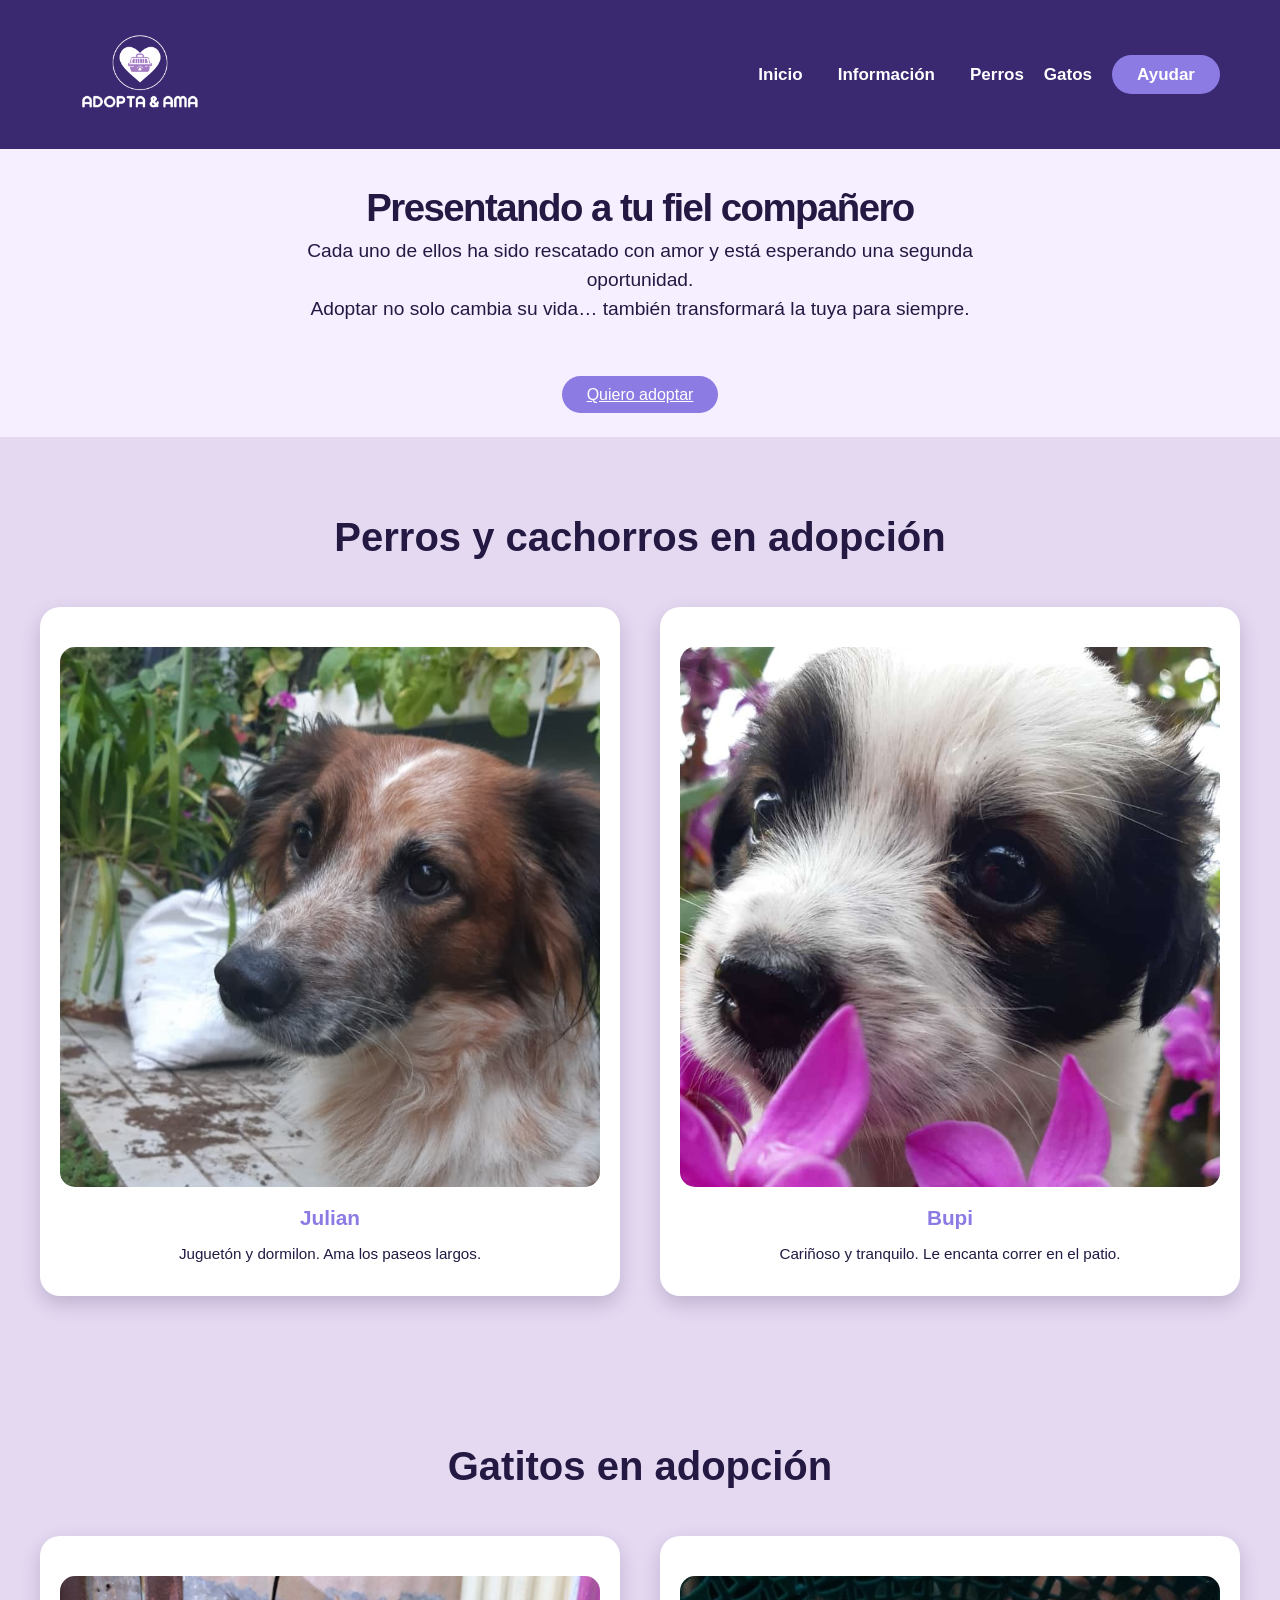
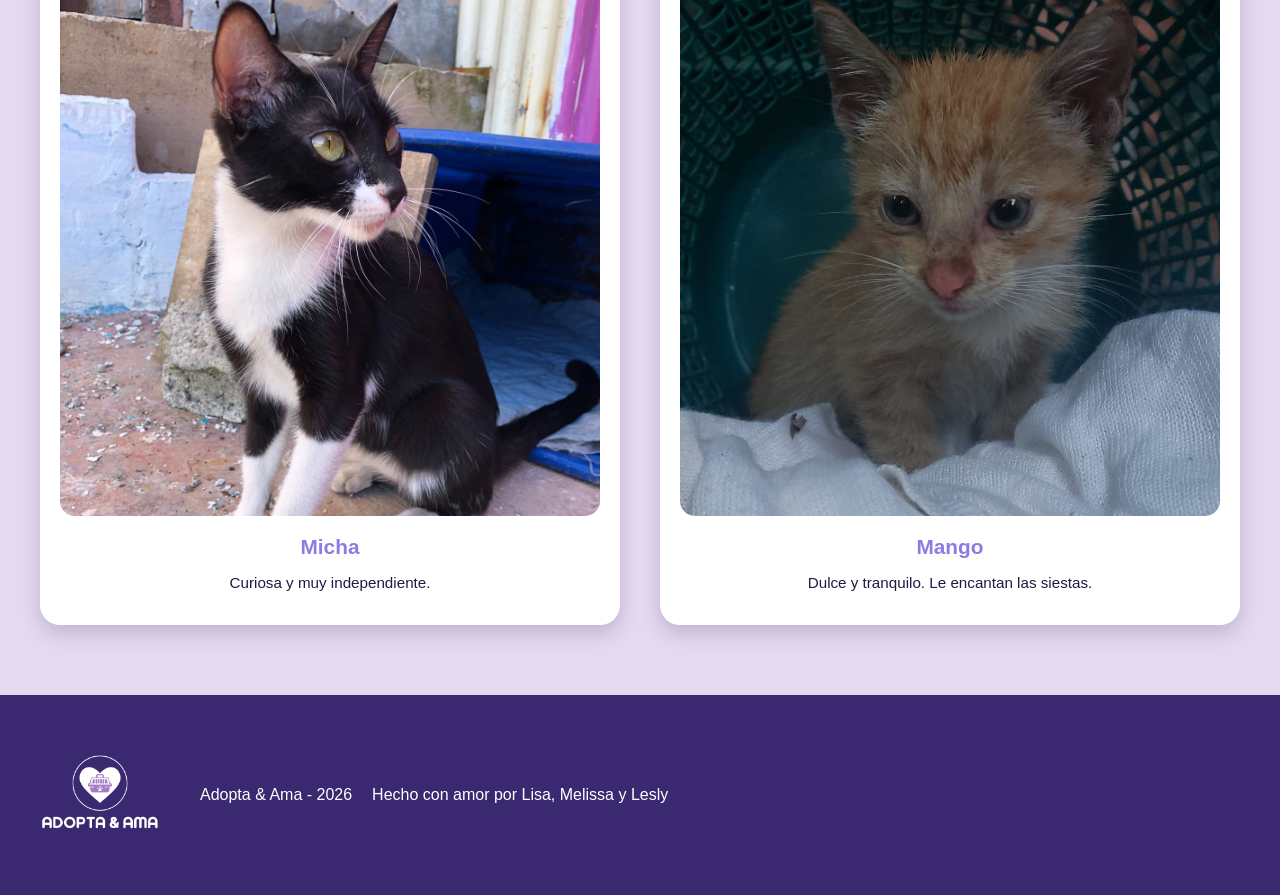
<file: nuestros_angelitos.html>
<!DOCTYPE html>
<head>
	<meta charset="utf-8">
	<meta name="viewport" content="width=device-width, initial-scale=1">
	<title>Nuestros Angelitos</title>
	<link rel="stylesheet" href="css/style.css">
</head>
<body>
	<!-- Header -->
	<header class="header-inicio">
		<div class="contenedor-nav">
			<img src="img/Logo_inversa.png" alt="Logo Adopta y Ama" class="logo-inverso">
			<nav>
				<ul class="lista-navegacion">
					<li><a href="index.html" > Inicio</a></li>
					<li><a href="solicitudAdopcion.html" class="btn-info"> Información </a></li>
					<li><a href="#perros">Perros</a></li>
					<li><a href="#gatos">Gatos</a></li>
					<li><a href="index.html#ayudar"class="btn-ayudar"> Ayudar</a></li>
				</ul>
			</nav>
		</div>
	</header>

	<main>
		<!-- Introduccion a Nuestros Angelitos -->
		<section class="intro-nuestros-angelitos">
			<h1> Presentando a tu fiel compañero </h1>
		    <p> Cada uno de ellos ha sido rescatado con amor y está esperando una segunda oportunidad. </p>
		    <p> Adoptar no solo cambia su vida… también transformará la tuya para siempre. </p>
		</section>

		<!-- BOTÓN ADOPCIÓN -->
		<section class="boton-nuestros-angelitos">
			<a href="solicitudAdopcion.html" class="btn-ayudar">Quiero adoptar</a>
		</section>

		<!-- Perritos -->
		<section id="perros" class="seccion-mascotas">
			<h2>Perros y cachorros en adopción</h2>

			<div class="grid-mascotas">

				<div class="polaroid">
					<img src="img/Julian.jpeg" alt="Julian">
					<h3>Julian</h3>
					<p>Juguetón y dormilon. Ama los paseos largos.</p>
				</div>

				<div class="polaroid">
					<img src="img/Bupi.jpeg" alt="Bupi">
					<h3>Bupi</h3>
					<p>Cariñoso y tranquilo. Le encanta correr en el patio.</p>
				</div>

			</div>
		</section>

		<!-- SECCIÓN GATOS -->
		<section id="gatos" class="seccion-mascotas">
			<h2>Gatitos en adopción</h2>

			<div class="grid-mascotas">

				<div class="polaroid">
					<img src="img/Micha.jpeg" alt="Micha">
					<h3>Micha</h3>
					<p>Curiosa y muy independiente.</p>
				</div>

				<div class="polaroid">
					<img src="img/Mango.jpeg" alt="Mango">
					<h3>Mango</h3>
					<p>Dulce y tranquilo. Le encantan las siestas.</p>
				</div>
			</div>
		</section>

	</main>

	<footer class="footer-final">
		<img src="img/Logo_inversa.png" alt="Logo Adopta y Ama" class="logo-inverso">
    	<p>Adopta & Ama - 2026</p>
    	<p>Hecho con amor por Lisa, Melissa y Lesly</p>
	</footer>

</body>
</html>
</file>
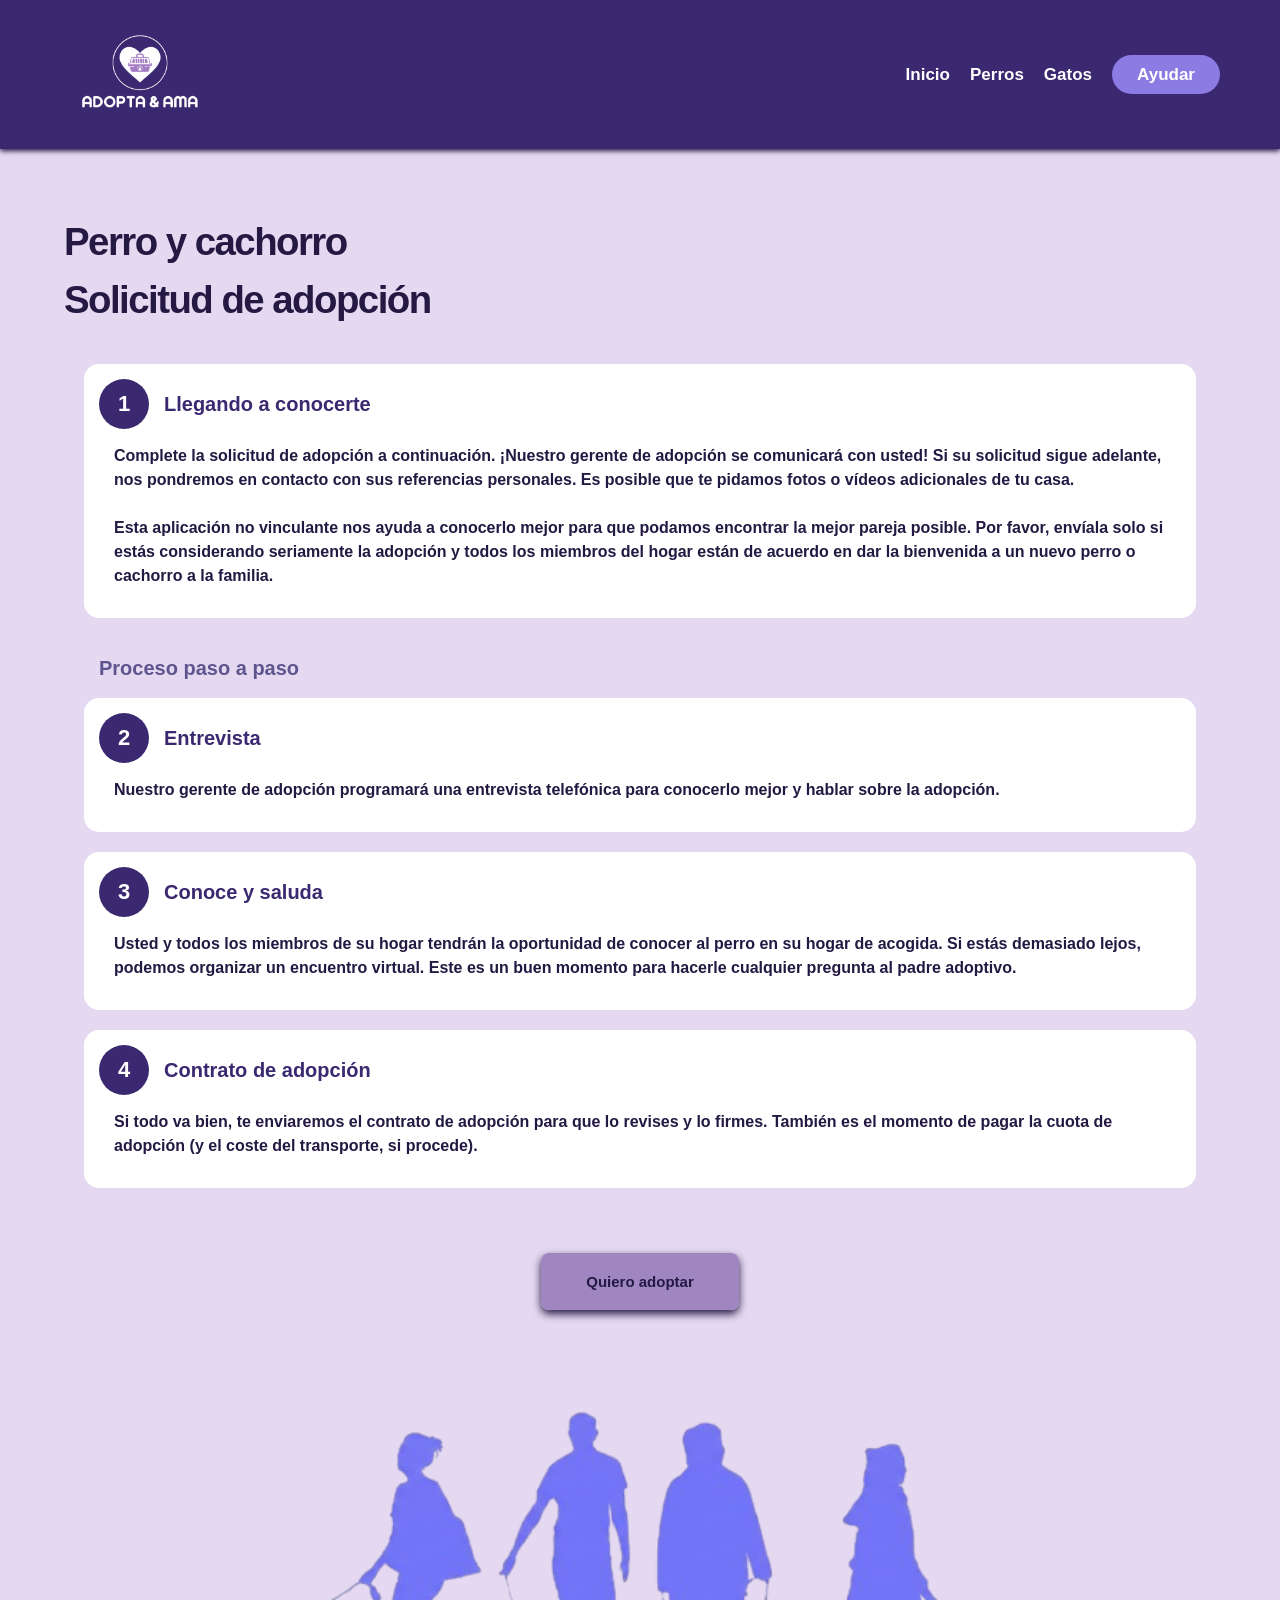
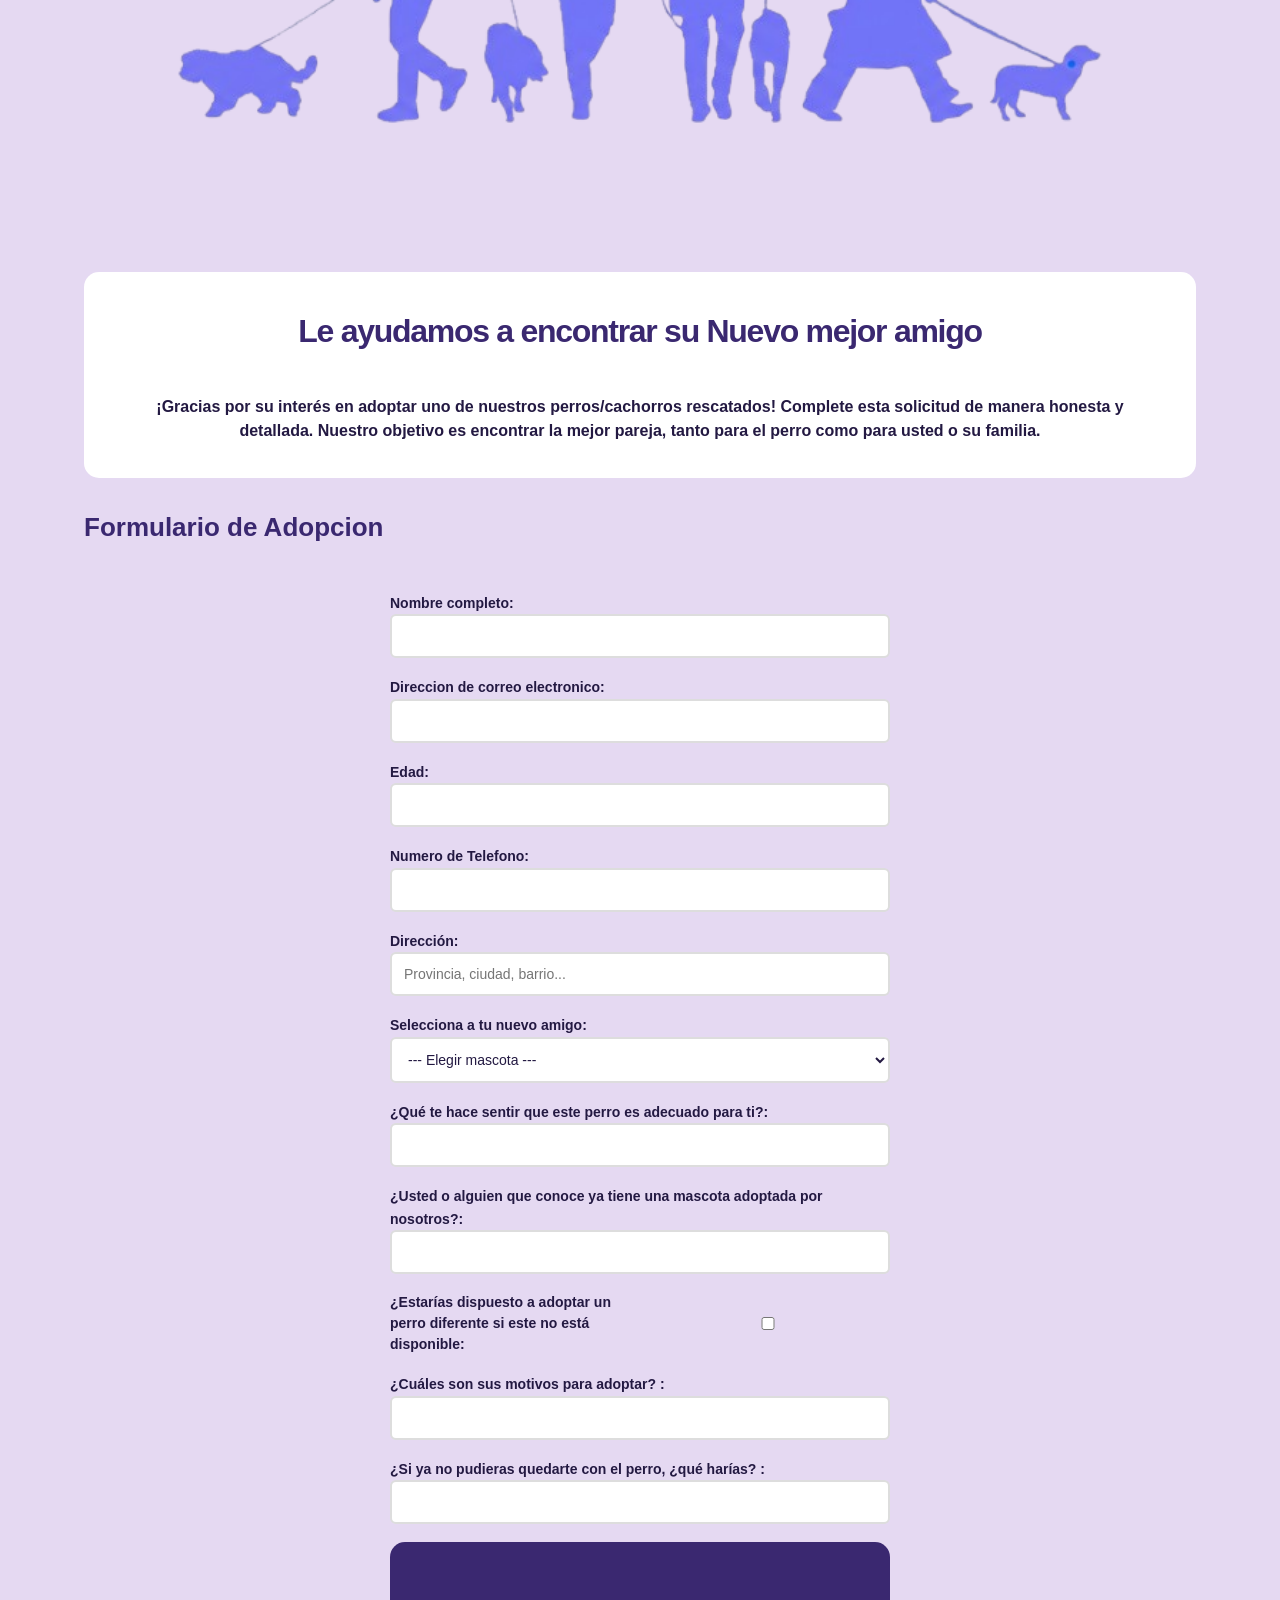
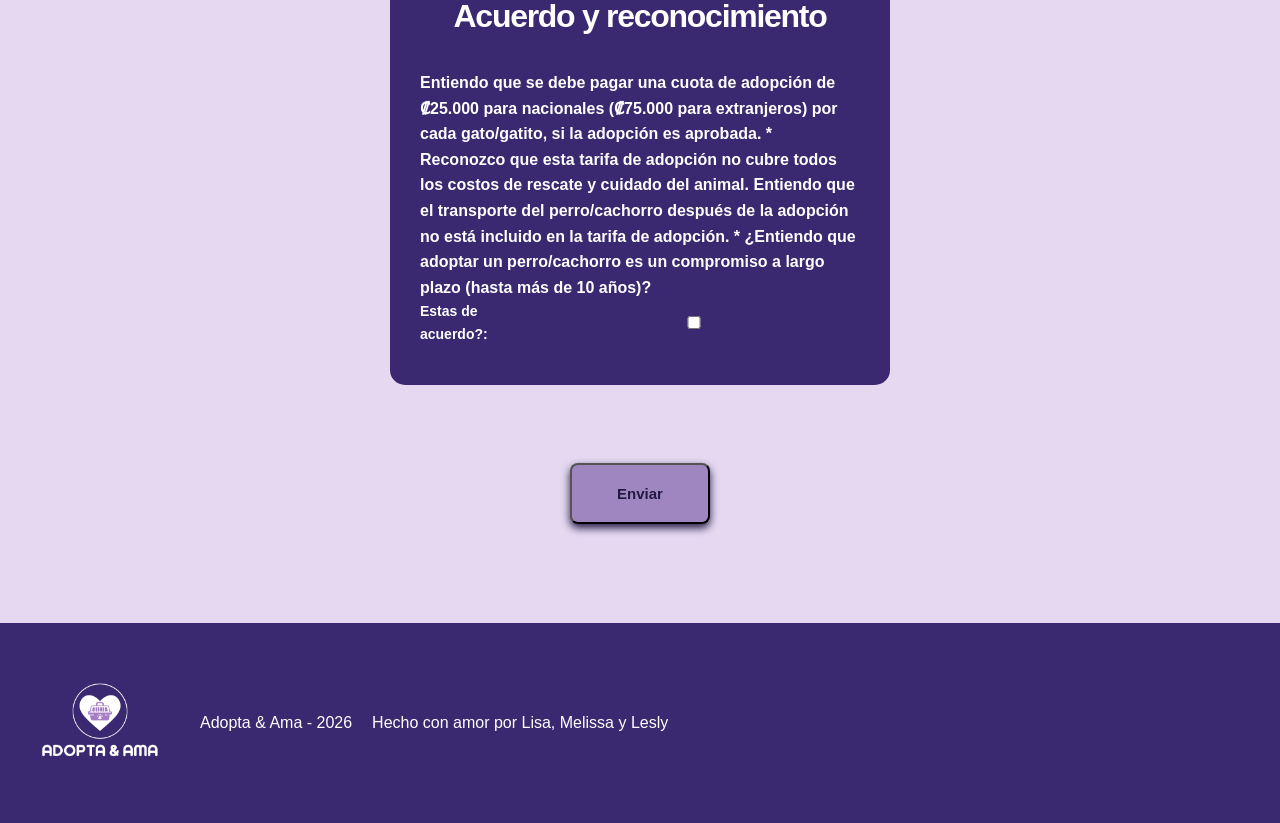
<file: solicitudAdopcion.html>
<!doctype html>
<html lang="en">
  <head>
    <meta charset="UTF-8" />
    <meta name="viewport" content="width=device-width, initial-scale=1.0" />
    <title>Solicitud de Adopcion</title>
    <link rel="stylesheet" href="css/style.css" />
  </head>
  <body>
   <!-- Header -->
	<header class="header-inicio">
		<div class="contenedor-nav">
			<img src="img/Logo_inversa.png" alt="Logo Adopta y Ama" class="logo-inverso">
			<nav>
				<ul class="lista-navegacion">
					<li><a href="index.html" > Inicio</a></li>
					<li><a href="nuestros_angelitos.html#perros">Perros</a></li>
					<li><a href="nuestros_angelitos.html#gatos">Gatos</a></li>
					<li><a href="index.html#ayudar"class="btn-ayudar"> Ayudar</a></li>
				</ul>
			</nav>
		</div>
	</header>
    <!--aqui ponemos la parte cambiante de la pagina, lo que cambia entre paginas-->
    <main class="contenidoSec">
      <div class="information">
        <!--tituloprincipal-->
        <div id="mainTitle">
          <h1>
            <strong>
              Perro y cachorro <br />
              Solicitud de adopción
            </strong>
          </h1>
        </div>
        <div class="content">
          <!--separamos cada subtitulo para diseñar el mismoy pos pasos-->
          <div class="how_to_adopt_itemt">
            <div class="step">
              <div class="step_number">1</div>
              <h3>
                <strong>Llegando a conocerte</strong>
              </h3>
            </div>
            <div class="paragraph">
              <p>
                <strong>
                  Complete la solicitud de adopción a continuación. ¡Nuestro
                  gerente de adopción se comunicará con usted! Si su solicitud
                  sigue adelante, nos pondremos en contacto con sus referencias
                  personales. Es posible que te pidamos fotos o vídeos
                  adicionales de tu casa. <br />
                  <br />
                  Esta aplicación no vinculante nos ayuda a conocerlo mejor para
                  que podamos encontrar la mejor pareja posible. Por favor,
                  envíala solo si estás considerando seriamente la adopción y
                  todos los miembros del hogar están de acuerdo en dar la
                  bienvenida a un nuevo perro o cachorro a la familia.</strong
                >
              </p>
            </div>
          </div>

          <div id="subtitle">
            <h4><strong>Proceso paso a paso</strong></h4>
          </div>
          <div class="how_to_adopt_itemt">
            <div class="step">
              <div class="step_number">2</div>
              <h3><strong>Entrevista</strong></h3>
            </div>
            <div class="paragraph">
              <p>
                <strong>
                  Nuestro gerente de adopción programará una entrevista
                  telefónica para conocerlo mejor y hablar sobre la
                  adopción.</strong
                >
              </p>
            </div>
          </div>
          <div class="how_to_adopt_itemt">
            <div class="step">
              <div class="step_number">3</div>
              <h3><strong>Conoce y saluda</strong></h3>
            </div>
            <div class="paragraph">
              <p>
                <strong>
                  Usted y todos los miembros de su hogar tendrán la oportunidad
                  de conocer al perro en su hogar de acogida. Si estás demasiado
                  lejos, podemos organizar un encuentro virtual. Este es un buen
                  momento para hacerle cualquier pregunta al padre adoptivo.
                </strong>
              </p>
            </div>
          </div>
          <div class="how_to_adopt_itemt">
            <div class="step">
              <div class="step_number">4</div>
              <h3><strong>Contrato de adopción</strong></h3>
            </div>
            <div class="paragraph">
              <p>
                <strong>
                  Si todo va bien, te enviaremos el contrato de adopción para
                  que lo revises y lo firmes. También es el momento de pagar la
                  cuota de adopción (y el coste del transporte, si
                  procede).</strong
                >
              </p>
            </div>
          </div>
          <!--aqui ponemos la etiqueta para elbton-->
          <br />
          <br />
          <div class="divBoton">
            <a href="#down" class="boton">Quiero adoptar</a>
          </div>
          <div class="content_img">
            <img src="img/imagenes.png" alt="adopciondeperritod" />
          </div>
          <div id="down"></div>
          <div class="how_to_adopt_itemt">
            <div class="title_adopt">
              <h3>
                <strong>Le ayudamos a encontrar su Nuevo mejor amigo</strong>
              </h3>
            </div>
            <div class="paragraph_adopt">
              <p>
                <strong>
                  ¡Gracias por su interés en adoptar uno de nuestros
                  perros/cachorros rescatados! Complete esta solicitud de manera
                  honesta y detallada. Nuestro objetivo es encontrar la mejor
                  pareja, tanto para el perro como para usted o su familia.
                </strong>
              </p>
            </div>
          </div>

          <!--aqui va el formulario ji--jirijiji-->

          <div id="form_title">
            <h2>Formulario de Adopcion</h2>
          </div>
          <div id="content_form">
           <form action="" class="forms">
            <p>
              <label for="nombreApellido">
                <strong>Nombre completo:</strong>
                <input type="text" id="nombreApellido" name="nombreApellido" />
              </label>
            </p>
            <p>
              <label for="correo">
                <strong>Direccion de correo electronico:</strong>
                <input type="email" id="correo" name="correo" />
              </label>
            </p>
            <p>
              <label for="edad">
                <strong>Edad:</strong>
                <input type="number" id="edad" name="edad" />
              </label>
            </p>
            <p>
              <label for="numtelefono">
                <strong>Numero de Telefono:</strong>
                <input type="tel" id="numtelefono" name="numtelefono" />
              </label>
            </p>
            <p>
              <label for="direccion">
                <strong>Dirección:</strong>
                <input type="text" id="direccion" name="direccion" placeholder="Provincia, ciudad, barrio..." />
              </label>
             </p>
             <p>
                <label for="dog">
                  <strong>Selecciona a tu nuevo amigo:</strong>
                    <select id="dog" name="dog">
                      <option value="" disabled selected>--- Elegir mascota ---</option>
                      <option value="julian">Julian (Perro)</option>
                      <option value="bupi">Bupi (Perro)</option>
                      <option value="micha">Micha (Gato)</option>
                      <option value="mango">Mango (Gato)</option>
                      <option value="otro">Aún no me decido</option>
                    </select>
                </label>
            </p>
            <p>
              <label for="dog2">
                <strong>¿Qué te hace sentir que este perro es adecuado para ti?:</strong>
                  <input type="text" id="dog2" name="dog2" />
              </label>
            </p>
            <p>
              <label for="dog3">
                <strong>¿Usted o alguien que conoce ya tiene una mascota adoptada por nosotros?:</strong> <input type="text" id="dog3" name="dog3" />
              </label>
          </p>
          <p>
            <label for="dog4" class="checkbox">
              <strong>¿Estarías dispuesto a adoptar un perro diferente si este no está disponible:</strong> 
              <input type="checkbox" id="dog4" name="dog4" />
            </label>
        </p>
        <p>
          <label for="motivos">
            <strong>¿Cuáles son sus motivos para adoptar? :</strong>
            <input type="text" id="motivos" name="motivos" />
          </label>
        </p>
        <p>
          <label for="emergencia">
             <strong>¿Si ya no pudieras quedarte con el perro, ¿qué harías? :</strong>
              <input type="text" id="emergencia" name="emergencia" />
         </label>
       </p>

    <div class="how_to_adopt_itemt2">
      <div class="title_adopt2">
        <h3><strong>Acuerdo y reconocimiento</strong></h3>
      </div>
      <div class="paragraph_adopt2">
        <p>
          <strong>
            Entiendo que se debe pagar una cuota de adopción de ₡25.000 para nacionales (₡75.000 para extranjeros) por cada gato/gatito, si la adopción es aprobada. * ‍ Reconozco que esta tarifa de adopción no cubre todos los costos de rescate y cuidado del animal. Entiendo que el transporte del perro/cachorro después de la adopción no está incluido en la tarifa de adopción. * ¿Entiendo que adoptar un perro/cachorro es un compromiso a largo plazo (hasta más de 10 años)?
          </strong>
        </p>
        <p>
          <label for="dog5" class="checkbox">
            <strong>Estas de acuerdo?:</strong> 
            <input type="checkbox" id="dog5" name="dog5" />
          </label>
        </p>
      </div>
    </div>
              <div class="divBoton">
                <button type="submit" class="boton">Enviar</button>

              </div>
              
            </form>
          </div>
        </div>
      </div>
    </main>
    <footer class="footer-final">
		<img src="img/Logo_inversa.png" alt="Logo Adopta y Ama" class="logo-inverso">
    	<p>Adopta & Ama - 2026</p>
    	<p>Hecho con amor por Lisa, Melissa y Lesly</p>

	</footer>
  </body>
</html>
</file>
<file: css/style.css>
html {
    scroll-behavior: smooth;
}
/* PALETA DE COLORES */
:root {
    --m2-claro: #F5EFFF;       /* Fondos de secciones */
    --m1-soft-fondo:#E5D9F2 ;  /* El fondo general de la página */
    --morado-oscuro: #231942;  /* Letras, títulos */
    --morado-brillante: #8C7BE3;
    --blanco: #ffffff;          
    --m3:#CDC1FF ;
    --m4:#3A2870   /*Header y pie de pagina*/
}

* {
    margin: 0;
    padding: 0;
    box-sizing: border-box;
    font-family: Verdana, sans-serif;
}

body {
    background-color: var(--m1-soft-fondo); 
    color: var(--morado-oscuro);            
    line-height: 1.5;
}


/*CLASES DEL HEADER */
.header-inicio {
    background-color: var(--m4);
    padding: 15px 0;
    box-shadow: 0 2px 5px; /* Sombra */
}

.contenedor-nav {
    display: flex;
    justify-content: space-between;
    align-items: center;
    max-width: 1200px;
    margin: 0 auto;
    padding: 0 20px;
}

.logo-inverso {
    width: 160px; /* Tamaño del logo */
    height: auto;
    display: block;
    margin: 0;
}

.lista-navegacion {
    display: flex;
    list-style: none;
    gap: 20px;
    align-items: center;  
}


/*  CLASES DE BOTONES Y ENLACES */
.lista-navegacion a {
    text-decoration: none;
    color: var(--blanco);
    font-weight: 600;
    font-family: Trebuchet MS , sans-serif;
    font-size: 17px;
}

.btn-adoptar, .btn-info {
    padding: 8px 15px;
}

.btn-adoptar:hover, .btn-info:hover {
    color: var(--morado-brillante); 
}

.btn-ayudar {
    background-color: var(--morado-brillante);
    color: var(--blanco) !important; 
    padding: 10px 25px;
    border-radius: 50px;   
}


/* SECCIÓN BIENVENIDA */
.seccion-bienvenida {
    background-image: url(https://static.vecteezy.com/system/resources/thumbnails/067/242/320/small/a-group-of-dogs-and-cats-sitting-together-photo.jpg) ;
    background-size: cover;
    background-position: center;
    background-color: var(--m2-claro); 
    padding-top: 10px;      
    padding-bottom: 250px;
    text-align: center;
}

.titulo-home {
    font-size: 3rem;
    color: var(--morado-oscuro);
    margin-bottom: 0;
    margin-top: 0 ;
}

.subtitulo-home {
    font-size: 1.2rem;
    color: var(--morado-oscuro);
    max-width: 600px;
    margin: 0 auto 40px;
}


/* ESTILOS PARA QUIÉNES SOMOS */
.seccion-info {
    padding: 60px 20px;
    background-color: var(--blanco); 
    text-align: center;
}

.contenedor-texto {
    max-width: 600px;
    margin: 0 auto; /* Centra el bloque de texto */
}
 
.gatitos {
    max-width: 100%;
    height: auto;
    width: 210px;    
    border-radius: 50px;
    display: block;
    margin: 40px auto;
} 


/* ESTILOS PARA HISTORIAS (GRID) */
.seccion-historias {
    padding: 60px 20px;
}

.grupo-historias {
    display: grid;
    /* Esto crea 2 columnas iguales. En celular se verá una sola automáticamente */
    grid-template-columns: repeat(auto-fit, minmax(300px, 1fr));
    gap: 30px;
    max-width: 1200px;
    margin: 40px auto;
}

.tarjeta-historia {
    background-color: var(--m2-claro);
    padding: 30px;
    border-radius: 15px;
    text-align: center;
}
.max_perro {

    max-width: 100%; /* La imagen se encoge si el espacio es pequeño */
    height: auto;    /* Mantiene la forma original */
    width: 350px;    
    border-radius: 15px;
    display: block;
    margin: 20px auto;
}
.luna_gata{
    width: 400px;
    height: auto;
    border-radius: 15px;
    margin-top: 34px;
    /* Centrado automatico */
    display: block; 
    margin-left: auto;
    margin-right: auto;
    max-width: 100%;
}

/*  ESTILOS PARA VOLUNTARIOS */
.seccion-voluntarios {
    padding: 60px 20px;
    background-color: var(--m2-claro);
    text-align: left;
}


/* para que el título de voluntarios respete la izquierda */
.seccion-voluntarios .titulo-home {
    text-align: left;
    margin-left: 0;
}


/*ESTILO DEL CORREO*/
.enlace-correo {
    color: var(--morado-brillante); 
    text-decoration: none;         /* Le quita el subrayado feo */
    font-weight: bold;             
}

.enlace-correo:hover {
    text-decoration: underline;    /* Solo se subraya cuando pasas el mouse */
    color: var(--m4);              /* Cambia a un morado más oscuro al tocarlo */
}

/* FOOTER (Pie de página) */
.footer-final {
    background-color: var(--m4);
    color: var(--blanco);
    padding: 40px 20px;
    text-align: left;
    display: flex;
    list-style: none;
    gap: 20px;
    align-items: center;
}


/*NUESTROS ANGELITOS*/

/*Intro*/
.intro-nuestros-angelitos {
    background-color: var(--m2-claro);
    padding: 30px 10px;
    text-align: center;
}

.intro-nuestros-angelitos h2 {
    font-size: 3rem;
    color: var(--morado-oscuro);
    margin-bottom: 20px;
}

.intro-nuestros-angelitos p {
    max-width: 700px;
    margin: 0 auto;
    font-size: 1.2rem;
}

/*Boton*/
.boton-nuestros-angelitos {
    background-color: var(--m2-claro);
    padding: 30px 10px;
    text-align: center;
}

/*Seccion Gatos y Perros*/
.seccion-mascotas {
    padding: 70px 20px;
    text-align: center;
}

.seccion-mascotas h2 {
    font-size: 2.5rem;
    margin-bottom: 40px;
    color: var(--morado-oscuro);
}

/* GRID */
.grid-mascotas {
    display: grid;
    grid-template-columns: repeat(auto-fit, minmax(250px, 1fr));
    gap: 40px;
    max-width: 1200px;
    margin: 0 auto;
}

/*Polaroids*/
.polaroid {
    background-color: var(--blanco);
    padding: 20px 20px 30px 20px;
    border-radius: 20px;
    box-shadow: 0 8px 20px rgba(35, 25, 66, 0.2);
    transition: transform 0.3s ease, box-shadow 0.3s ease;
}

.polaroid img {
    width: 100%;
    aspect-ratio: 1 / 1;
    object-fit: cover;
    border-radius: 15px;
    margin-bottom: 15px;
}

.polaroid h3 {
    color: var(--morado-brillante);
    margin-bottom: 10px;
    font-size: 1.3rem;
}

.polaroid p {
    font-size: 0.95rem;
}

/* Hover */
.polaroid:hover {
    transform: translateY(-8px);
    box-shadow: 0 12px 30px rgba(35, 25, 66, 0.3);
}
/*diseño para la adopcion*/


.contenidoSec main {
  text-align: justify;
  padding-bottom: 50px;
  background-color: #e5d9f2;
}

.information {
  /*  padding:50px 150px 20px 150px;*/
  padding: clamp(25px, 5vw, 100px);
}
.content {
  padding: 20px;

  font-size: 11px;
  color: #231942;

  font-family: "Trebuchet MS", sans-serif;

  /* max-width: 600px;
    justify-content: center;
    width: 100%;*/
}
#mainTitle {
  margin-bottom: 15px;

  text-align: left;
  font-family: "Trebuchet MS", sans-serif;
}
h1 {
  color: #231942;
  font-weight: 800px;
  letter-spacing: -0.04em;
  font-size: clamp(2rem, 3vw, 5rem);
}
.how_to_adopt_itemt {
  letter-spacing: 0;
  font-size: clamp(1rem, 1vw, 3rem);
  background-color: white;
  padding: 15px;
  border-radius: 15px ;
  margin-bottom: 20px;
}
.step {
  display: flex;
  align-items: center;
  gap: 15px;
}
.step_number {
  width: 50px;
  height: 50px;
  background-color:#3A2870;
  color: white;
  border-radius: 50%;
  display: flex;
  justify-content: center;
  align-items: center;
  font-size: 22px;
  font-weight: bold;
}
#subtitle {
  padding: 15px;
  font-size: 20px;
  color: #5e548e;
}
h3 {
  font-size: 20px;
  color:#3A2870 ;
}
.paragraph {
  padding: 15px;
  line-height: 1.5;
  
}
.divBoton{
    margin-top: 30px;
    text-align: center;
}
.boton {

  background-color: #9F86C0;
  color: #231942;
  padding: 20px 45px; /*Espacio interno del boton*/
  text-decoration: none;
  border-radius: 8px;
  font-weight: bold;
  box-shadow: 0 4px 8px;
  align-items: center;
  text-align: center;
  font-size: 15px;

}
.content_img{
    padding: 15px;
   
}

main img {
    display: block;
    margin: 20px auto;
    width: 100%;
    max-width: 1000px;
    height: auto;
}
.title_adopt h3{
    padding: 20px;
    color: #3A2870;
    text-align: center;
     letter-spacing: -0.04em;
     font-size: clamp(2rem, 2vw, 5rem);

}
.paragraph_adopt{
    padding: 20px;
    text-align: center;
    line-height: 1.5;
}

#form_title h2{
    margin-top: 30px;
    margin-bottom: 30px;
    color: #3A2870;
    font-size: 26px;
}
#content_form{
   
    text-align: left;
    font-size: 15px;
    padding: 15px;
   


}
.forms{
    
    width: 90%;
    max-width:500px ;
    margin: auto;
    display: flex;
    flex-direction: column;
    gap: 18px;

}
label{
    font-size: 14px;
    font-weight: 500;
}

input, select {
    width: 100%;
    padding: 12px;
    border: 2px solid #ddd;
    border-radius: 6px;
    font-size: 14px;
    background-color: white; /* Para que la lista no se vea gris */
    color: #231942; /* Para que el texto sea del morado oscuro */
    font-family: "Trebuchet MS", sans-serif;
}
.checkbox{
    display: flex;
    align-items: center;
    gap: 10px;
    font-size: 14px;
}
.how_to_adopt_itemt2 {
  letter-spacing: 0;
  font-size: 1rem; 
  background-color: #3A2870;
  padding: 30px 20px; 
  border-radius: 15px;

  height: auto;      
  min-height: min-content; 
  display: block;     
  overflow: hidden; 
  margin-bottom: 30px;  
}
.title_adopt2 h3{
    padding: 20px;
    color: white;
    text-align: center;
     letter-spacing: -0.04em;
     font-size: clamp(2rem, 2vw, 5rem);

}
.paragraph_adopt2 {
  padding: 10px;      
  text-align: left;   
  line-height: 1.6;   
  color: white;
}


/*  DISEÑO RESPONSIVO *//* --- MEDIA QUERIES --- */

/* Ajustes para Tablets y Celulares grandes (1024px o menos/ antes 768px) */
@media (max-width: 1024px) {
    
    /* El menú pasa de estar de lado a estar uno debajo del otro */
    .contenedor-nav {
        flex-direction: column;
        gap: 15px;
        text-align: center;
    }

    .lista-navegacion {
        flex-direction: column; /* Enlaces en vertical */
        gap: 10px;
    }

    .titulo-home {
        font-size: 2.2rem;
    }

    /* El footer mejor en vertical */
    .footer-final {
        flex-direction: column;
        text-align: center;
        gap: 10px;
    }
}

/* Ajustes para Celulares pequeños (480px o menos) */
@media (max-width: 480px) {
    
    .titulo-home {
        font-size: 1.8rem;
    }

    .subtitulo-home {
        font-size: 1rem;
    }

    /* Reducimos el espacio de la bienvenida*/
    .seccion-bienvenida {
        padding-bottom: 150px; 
    }

    /* Ajustamos las secciones */
    .seccion-info, .seccion-historias, .seccion-voluntarios {
        padding: 40px 15px;
    }

    .max_perro, .luna_gata {
        width: 100%;
    }
}

@media (max-width: 768px) {

    .intro-nuestros-angelitos h2 {
        font-size: 2.2rem;
    }

    .seccion-mascotas h2 {
        font-size: 2rem;
    }

    .polaroid img {
        height: 200px;
    }
}

@media (max-width: 480px) {

    .intro-nuestros-angelitos {
        padding: 50px 15px;
    }

    .boton-nuestros-angelitos {
        padding: 50px 15px;
    }
}
</file>
